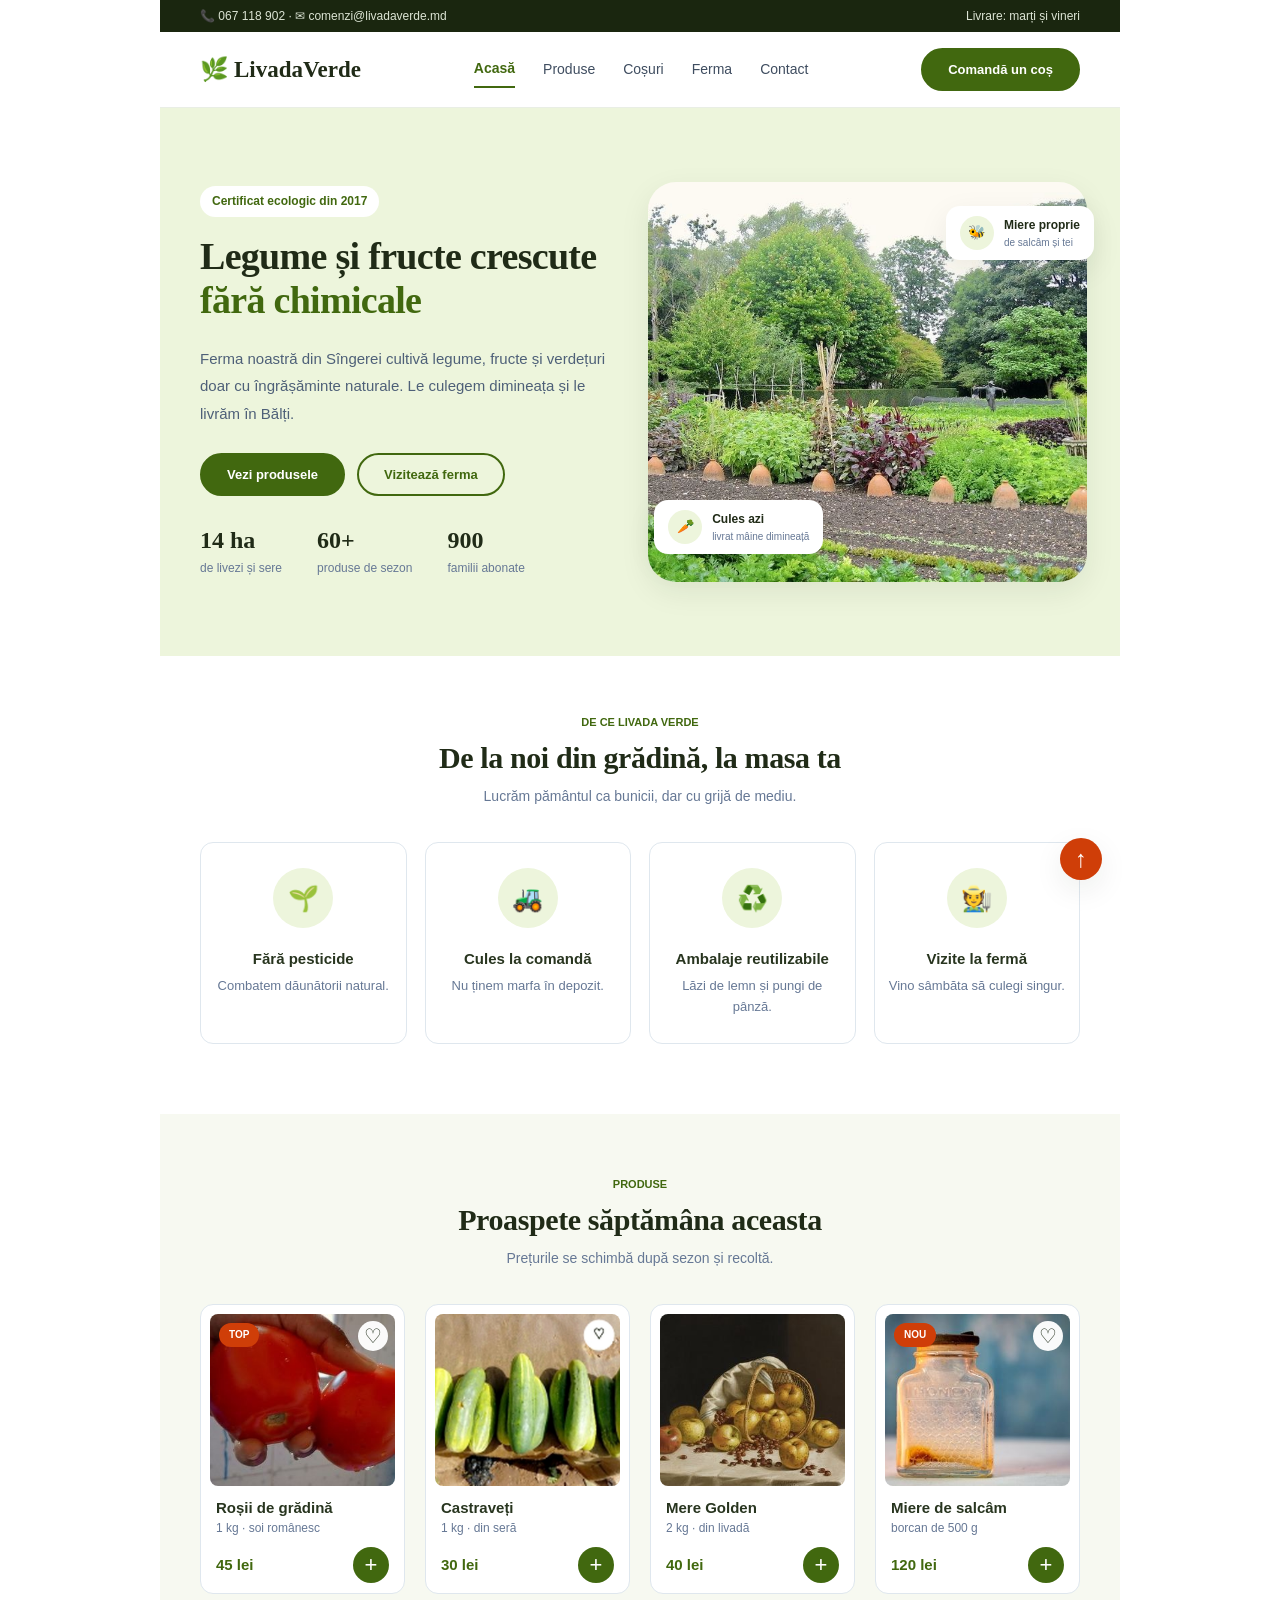
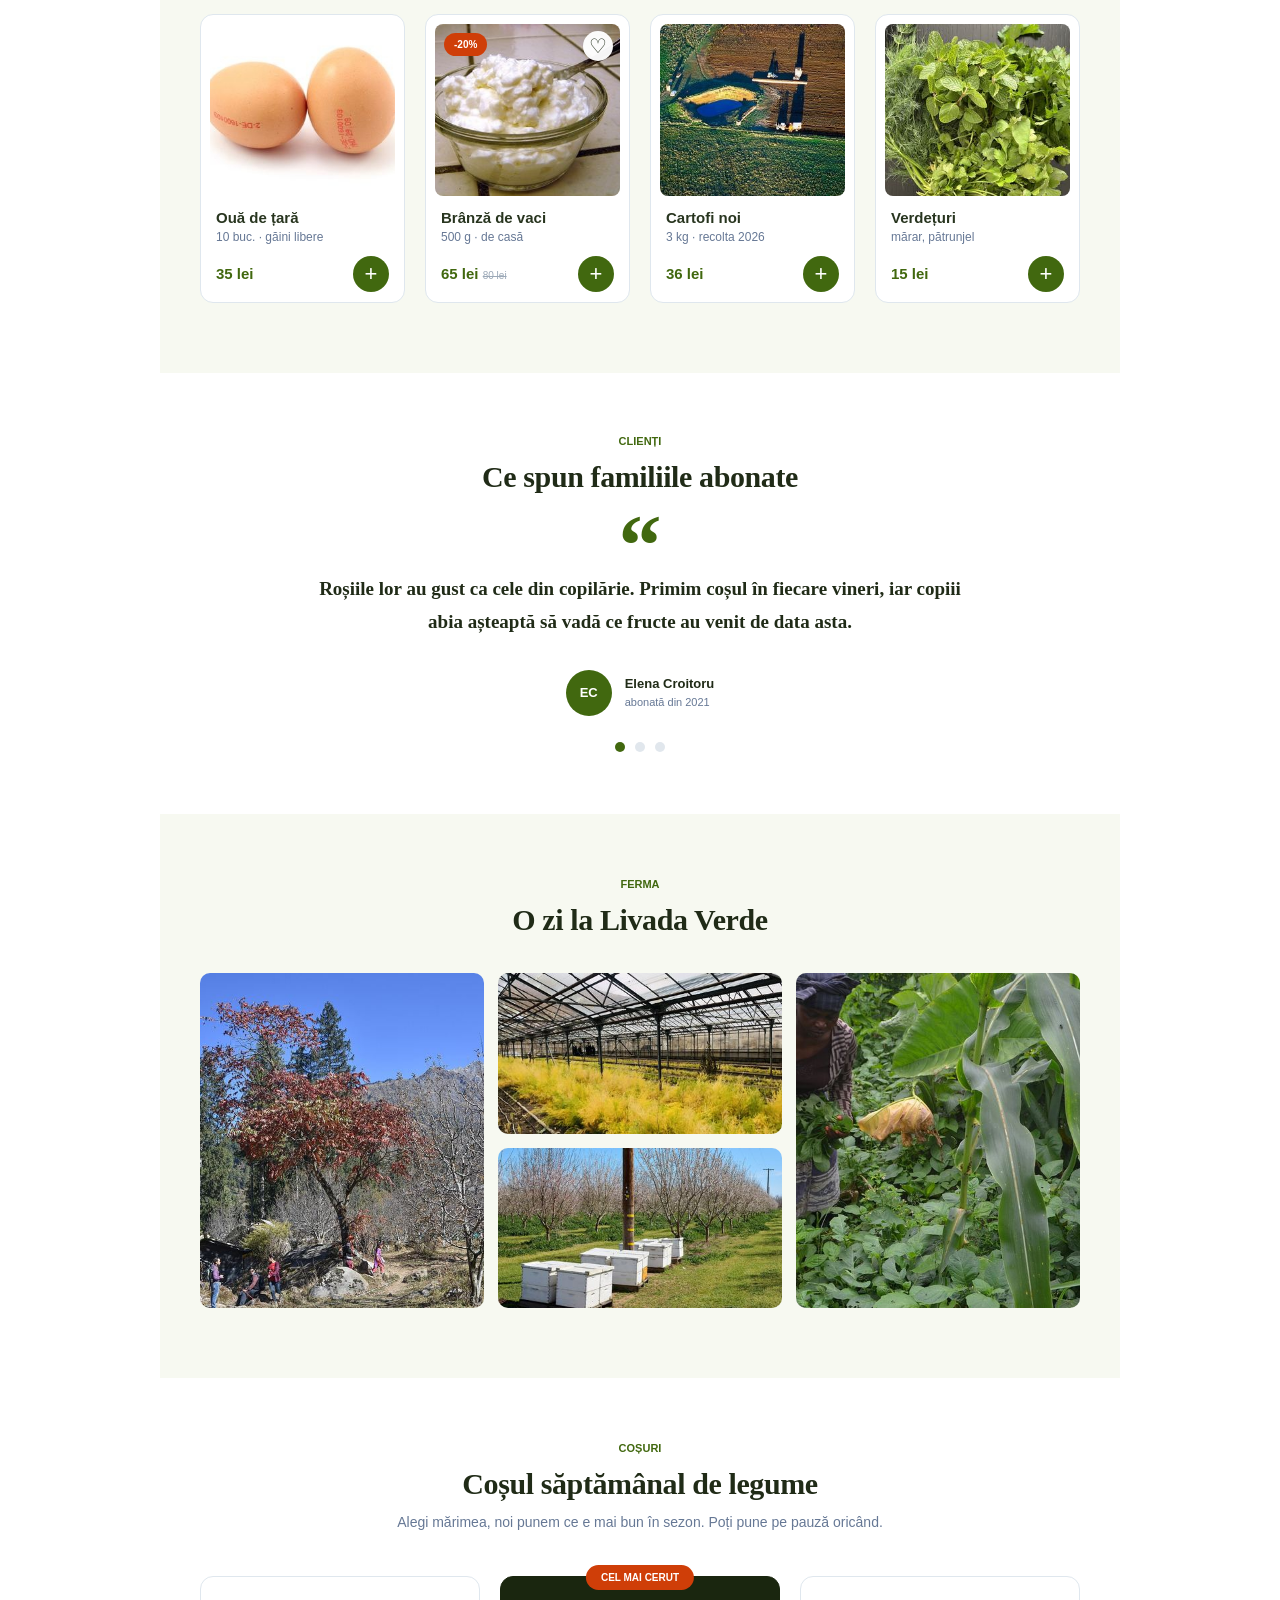
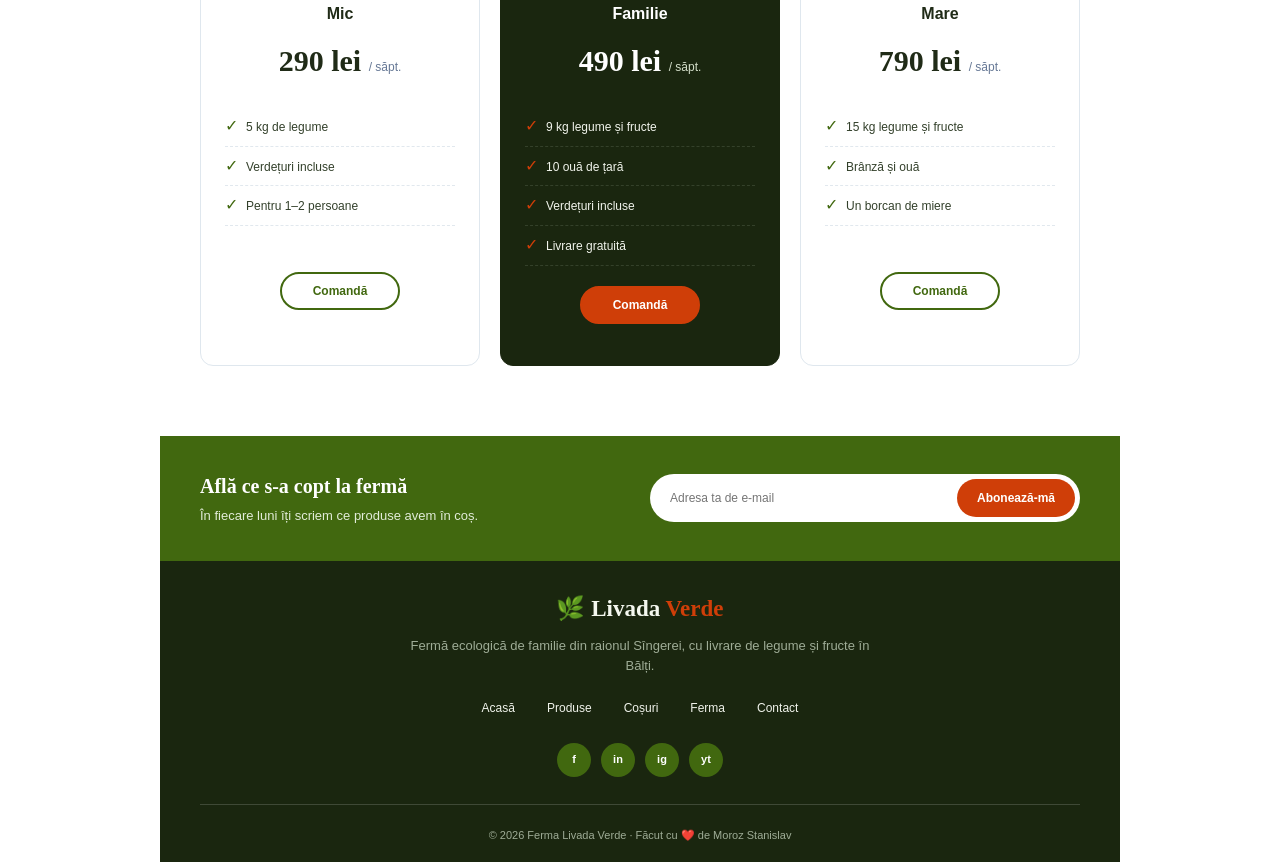
<file: pdaw-macheta-26/index.html>
<!DOCTYPE html>
<html lang="ro">
    <head>
        <meta charset="utf-8"/>
        <meta content="width=device-width, initial-scale=1.0" name="viewport"/>
        <meta content="Legume, fructe și produse de fermă proaspete, livrate în Bălți de LivadaVerde." name="description"/>
        <title>LivadaVerde — gust proaspăt din grădină</title>
        <link href="css/style.css" rel="stylesheet"/>
    </head>
    <body id="acasa">
        <div class="top-bar">
            <span>📞 067 118 902 · ✉ comenzi@livadaverde.md</span>
            <span>Livrare: marți și vineri</span>
        </div>
        <header class="site-header">
            <a class="logo" href="#acasa">
                🌿
                <span>LivadaVerde</span>
            </a>
            <nav aria-label="Navigare principală" class="main-nav">
                <a class="active" href="#acasa">Acasă</a>
                <a href="#produse">Produse</a>
                <a href="#cosuri">Coșuri</a>
                <a href="#ferma">Ferma</a>
                <a href="#contact">Contact</a>
            </nav>
            <a class="btn-primary" href="#cosuri">Comandă un coș</a>
        </header>
        <main>
            <section class="hero-section">
                <div class="hero-content">
                    <span class="badge">Certificat ecologic din 2017</span>
                    <h1>
                        Legume și fructe crescute
                        <em>fără chimicale</em>
                    </h1>
                    <p>Ferma noastră din Sîngerei cultivă legume, fructe și verdețuri doar cu îngrășăminte naturale. Le culegem dimineața și le livrăm în Bălți.</p>
                    <div class="hero-buttons">
                        <a class="btn-solid" href="#produse">Vezi produsele</a>
                        <a class="btn-outline" href="#ferma">Vizitează ferma</a>
                    </div>
                    <div class="hero-stats">
                        <div>
                            <strong>14 ha</strong>
                            <span>de livezi și sere</span>
                        </div>
                        <div>
                            <strong>60+</strong>
                            <span>produse de sezon</span>
                        </div>
                        <div>
                            <strong>900</strong>
                            <span>familii abonate</span>
                        </div>
                    </div>
                </div>
                <div class="hero-photo-wrap">
                    <img alt="Grădina verde și culturile proaspete ale fermei LivadaVerde" class="hero-photo" src="img/hero-reference.jpg"/>
                    <div class="hero-note honey-note">
                        <span class="note-icon">🐝</span>
                        <span><strong>Miere proprie</strong><small>de salcâm și tei</small></span>
                    </div>
                    <div class="hero-note harvest-note">
                        <span class="note-icon">🥕</span>
                        <span><strong>Cules azi</strong><small>livrat mâine dimineață</small></span>
                    </div>
                </div>
            </section>
            <section class="advantages-section section-pad">
                <p class="eyebrow">DE CE LIVADA VERDE</p>
                <h2>De la noi din grădină, la masa ta</h2>
                <p class="section-subtitle">Lucrăm pământul ca bunicii, dar cu grijă de mediu.</p>
                <div class="advantages-grid">
                    <article class="advantage-card">
                        <span class="icon">🌱</span>
                        <h3>Fără pesticide</h3>
                        <p>Combatem dăunătorii natural.</p>
                    </article>
                    <article class="advantage-card">
                        <span class="icon">🚜</span>
                        <h3>Cules la comandă</h3>
                        <p>Nu ținem marfa în depozit.</p>
                    </article>
                    <article class="advantage-card">
                        <span class="icon">♻️</span>
                        <h3>Ambalaje reutilizabile</h3>
                        <p>Lăzi de lemn și pungi de pânză.</p>
                    </article>
                    <article class="advantage-card">
                        <span class="icon">🧑‍🌾</span>
                        <h3>Vizite la fermă</h3>
                        <p>Vino sâmbăta să culegi singur.</p>
                    </article>
                </div>
            </section>
            <section class="products-section section-pad" id="produse">
                <p class="eyebrow">PRODUSE</p>
                <h2>Proaspete săptămâna aceasta</h2>
                <p class="section-subtitle">Prețurile se schimbă după sezon și recoltă.</p>
                <div class="products-grid">
                    <article class="product-card">
                        <span class="product-badge">TOP</span>
                        <span aria-hidden="true" class="wishlist-btn">♡</span>
                        <img alt="Roșii de grădină proaspete" src="img/produs1.jpg"/>
                        <h3>Roșii de grădină</h3>
                        <p class="product-info">1 kg · soi românesc</p>
                        <div class="product-footer">
                            <strong class="price">45 lei</strong>
                            <a aria-label="Întreabă despre roșii" class="add-btn" href="#contact">+</a>
                        </div>
                    </article>
                    <article class="product-card">
                        <img alt="Castraveți proaspeți" src="img/produs2.jpg"/>
                        <h3>Castraveți</h3>
                        <p class="product-info">1 kg · din seră</p>
                        <div class="product-footer">
                            <strong class="price">30 lei</strong>
                            <a aria-label="Întreabă despre castraveți" class="add-btn" href="#contact">+</a>
                        </div>
                    </article>
                    <article class="product-card">
                        <img alt="Mere Golden din livadă" src="img/produs3.jpg"/>
                        <h3>Mere Golden</h3>
                        <p class="product-info">2 kg · din livadă</p>
                        <div class="product-footer">
                            <strong class="price">40 lei</strong>
                            <a aria-label="Întreabă despre mere" class="add-btn" href="#contact">+</a>
                        </div>
                    </article>
                    <article class="product-card">
                        <span class="product-badge">NOU</span>
                        <span aria-hidden="true" class="wishlist-btn">♡</span>
                        <img alt="Miere de salcâm în borcan" src="img/produs4.jpg"/>
                        <h3>Miere de salcâm</h3>
                        <p class="product-info">borcan de 500 g</p>
                        <div class="product-footer">
                            <strong class="price">120 lei</strong>
                            <a aria-label="Întreabă despre miere" class="add-btn" href="#contact">+</a>
                        </div>
                    </article>
                    <article class="product-card">
                        <img alt="Ouă de țară" src="img/produs5.jpg"/>
                        <h3>Ouă de țară</h3>
                        <p class="product-info">10 buc. · găini libere</p>
                        <div class="product-footer">
                            <strong class="price">35 lei</strong>
                            <a aria-label="Întreabă despre ouă" class="add-btn" href="#contact">+</a>
                        </div>
                    </article>
                    <article class="product-card">
                        <span class="product-badge sale">-20%</span>
                        <span aria-hidden="true" class="wishlist-btn">♡</span>
                        <img alt="Brânză de vaci de casă" src="img/produs6.jpg"/>
                        <h3>Brânză de vaci</h3>
                        <p class="product-info">500 g · de casă</p>
                        <div class="product-footer">
                            <strong class="price">
                                65 lei
                                <del>80 lei</del>
                            </strong>
                            <a aria-label="Întreabă despre brânză" class="add-btn" href="#contact">+</a>
                        </div>
                    </article>
                    <article class="product-card">
                        <img alt="Cartofi noi" src="img/produs7.jpg"/>
                        <h3>Cartofi noi</h3>
                        <p class="product-info">3 kg · recolta 2026</p>
                        <div class="product-footer">
                            <strong class="price">36 lei</strong>
                            <a aria-label="Întreabă despre cartofi" class="add-btn" href="#contact">+</a>
                        </div>
                    </article>
                    <article class="product-card">
                        <img alt="Verdețuri proaspete" src="img/produs8.jpg"/>
                        <h3>Verdețuri</h3>
                        <p class="product-info">mărar, pătrunjel</p>
                        <div class="product-footer">
                            <strong class="price">15 lei</strong>
                            <a aria-label="Întreabă despre verdețuri" class="add-btn" href="#contact">+</a>
                        </div>
                    </article>
                </div>
            </section>
            <section class="reviews-section section-pad">
                <p class="eyebrow">CLIENȚI</p>
                <h2>Ce spun familiile abonate</h2>
                <div class="quote-mark">“</div>
                <blockquote>Roșiile lor au gust ca cele din copilărie. Primim coșul în fiecare vineri, iar copiii abia așteaptă să vadă ce fructe au venit de data asta.</blockquote>
                <div class="reviewer">
                    <span class="avatar">EC</span>
                    <span>
                        <strong>Elena Croitoru</strong>
                        <small>abonată din 2021</small>
                    </span>
                </div>
                <div aria-hidden="true" class="review-dots">
                    <span></span>
                </div>
            </section>
            <section class="gallery-section section-pad" id="ferma">
                <p class="eyebrow">FERMA</p>
                <h2>O zi la Livada Verde</h2>
                <div class="gallery-grid">
                    <img alt="Pomii din livadă într-o zi senină" class="gallery-tall" src="img/ferma-tree.jpg"/>
                    <div class="gallery-stack">
                        <img alt="Interiorul serei fermei" src="img/ferma-sera.jpg"/>
                        <img alt="Stupi în livadă și grădină" src="img/ferma-stupi.jpg"/>
                    </div>
                    <img alt="Îngrijirea culturilor verzi la fermă" class="gallery-tall" src="img/ferma-culturi.jpg"/>
                </div>
            </section>
            <section class="offer-section section-pad" id="cosuri">
                <p class="eyebrow">COȘURI</p>
                <h2>Coșul săptămânal de legume</h2>
                <p class="section-subtitle">Alegi mărimea, noi punem ce e mai bun în sezon. Poți pune pe pauză oricând.</p>
                <div class="pricing-grid">
                    <article class="price-card">
                        <h3>Mic</h3>
                        <p class="price-value">
                            290 lei
                            <span>/ săpt.</span>
                        </p>
                        <ul>
                            <li>5 kg de legume</li>
                            <li>Verdețuri incluse</li>
                            <li>Pentru 1–2 persoane</li>
                        </ul>
                        <a class="btn-outline" href="#contact">Comandă</a>
                    </article>
                    <article class="price-card popular">
                        <span class="popular-tag">CEL MAI CERUT</span>
                        <h3>Familie</h3>
                        <p class="price-value">
                            490 lei
                            <span>/ săpt.</span>
                        </p>
                        <ul>
                            <li>9 kg legume și fructe</li>
                            <li>10 ouă de țară</li>
                            <li>Verdețuri incluse</li>
                            <li>Livrare gratuită</li>
                        </ul>
                        <a class="btn-solid" href="#contact">Comandă</a>
                    </article>
                    <article class="price-card">
                        <h3>Mare</h3>
                        <p class="price-value">
                            790 lei
                            <span>/ săpt.</span>
                        </p>
                        <ul>
                            <li>15 kg legume și fructe</li>
                            <li>Brânză și ouă</li>
                            <li>Un borcan de miere</li>
                        </ul>
                        <a class="btn-outline" href="#contact">Comandă</a>
                    </article>
                </div>
            </section>
            <section class="subscribe-section">
                <div>
                    <h3>Află ce s-a copt la fermă</h3>
                    <p>În fiecare luni îți scriem ce produse avem în coș.</p>
                </div>
                <form action="mailto:comenzi@livadaverde.md" class="subscribe-form" enctype="text/plain" method="post">
                    <label class="visually-hidden" for="email">Adresa ta de e-mail</label>
                    <input id="email" name="email" placeholder="Adresa ta de e-mail" required="" type="email"/>
                    <button type="submit">Abonează-mă</button>
                </form>
            </section>
        </main>
        <a class="back-to-top" href="#acasa" aria-label="Înapoi sus">↑</a>
        <footer class="site-footer" id="contact">
            <a class="footer-logo" href="#acasa">
                🌿 Livada
                <span>Verde</span>
            </a>
            <p class="footer-description">
                Fermă ecologică de familie din raionul Sîngerei, cu livrare de legume și fructe în
                <br/>
                Bălți.
            </p>
            <nav aria-label="Navigare subsol" class="footer-nav">
                <a href="#acasa">Acasă</a>
                <a href="#produse">Produse</a>
                <a href="#cosuri">Coșuri</a>
                <a href="#ferma">Ferma</a>
                <a href="#contact">Contact</a>
            </nav>
            <div class="social-links">
                <a aria-label="Facebook" href="#contact">f</a>
                <a aria-label="LinkedIn" href="#contact">in</a>
                <a aria-label="Instagram" href="#contact">ig</a>
                <a aria-label="YouTube" href="#contact">yt</a>
            </div>
            <div class="footer-bottom">© 2026 Ferma Livada Verde · Făcut cu ❤️ de Moroz Stanislav</div>
        </footer>
    </body>
</html>
</file>
<file: pdaw-macheta-26/css/style.css>
:root {
    --green: #41680f;
    --green-dark: #1a260f;
    --green-deep: #17240e;
    --green-light: #edf5dc;
    --cream: #f7f9f1;
    --ink: #202b17;
    --muted: #667895;
    --line: #dfe7ee;
    --orange: #cf3e08;
    --shadow: 0 10px 30px rgba(27, 43, 16, .08);
}

* {
    box-sizing: border-box;
    margin: 0;
    padding: 0;
}

html {
    scroll-behavior: smooth;
    scroll-padding-top: 78px;
}

body {
    max-width: 960px;
    margin: 0 auto;
    overflow-x: hidden;
    background: #fff;
    color: var(--ink);
    font-family: Arial, Helvetica, sans-serif;
    font-size: 14px;
    line-height: 1.55;
}

img {
    display: block;
    max-width: 100%;
}

a {
    color: inherit;
    text-decoration: none;
}

.top-bar {
    position: sticky;
    top: 0;
    z-index: 30;
    min-height: 32px;
    padding: 5px 40px;
    display: flex;
    align-items: center;
    justify-content: space-between;
    gap: 12px;
    background: var(--green-dark);
    color: #dce4d4;
    font-size: 12px;
}

.site-header {
    position: sticky;
    top: 32px;
    z-index: 25;
    min-height: 76px;
    padding: 13px 40px;
    display: flex;
    align-items: center;
    justify-content: space-between;
    gap: 20px;
    background: #fff;
    border-bottom: 1px solid #e9eee5;
}

.logo {
    display: inline-flex;
    align-items: center;
    gap: 5px;
    color: var(--green);
    font-family: Georgia, 'Times New Roman', serif;
    font-size: 23px;
    font-weight: 800;
    white-space: nowrap;
}

.logo span {
    color: var(--ink);
}

.main-nav {
    display: flex;
    align-items: center;
    justify-content: center;
    gap: 28px;
}

.main-nav a {
    padding: 7px 0;
    color: #3f4d60;
    font-size: 14px;
}

.main-nav a:hover, .main-nav a.active {
    color: var(--green);
}

.main-nav a.active {
    border-bottom: 2px solid var(--green);
    font-weight: 700;
}

.btn-primary, .btn-solid, .btn-outline {
    display: inline-flex;
    align-items: center;
    justify-content: center;
    padding: 12px 25px;
    border: 2px solid var(--green);
    border-radius: 24px;
    font-size: 13px;
    font-weight: 700;
    line-height: 1.2;
    text-align: center;
    transition: background .2s ease, color .2s ease;
}

.btn-primary, .btn-solid {
    background: var(--green);
    color: #fff;
}

.btn-primary:hover, .btn-solid:hover {
    background: var(--green-dark);
    border-color: var(--green-dark);
}

.btn-outline {
    background: transparent;
    color: var(--green);
}

.btn-outline:hover {
    background: var(--green-light);
}

.hero-section {
    position: relative;
    display: grid;
    grid-template-columns: 1.05fr .95fr;
    align-items: center;
    gap: 34px;
    min-height: 548px;
    padding: 56px 40px;
    background: var(--green-light);
}

.hero-content {
    min-width: 0;
}

.badge {
    display: inline-block;
    margin-bottom: 17px;
    padding: 6px 12px;
    border-radius: 20px;
    background: #fff;
    color: var(--green);
    font-size: 12px;
    font-weight: 700;
}

.hero-content h1 {
    max-width: 445px;
    margin-bottom: 22px;
    color: #202b17;
    font-family: Georgia, 'Times New Roman', serif;
    font-size: 38px;
    font-weight: 700;
    letter-spacing: -.7px;
    line-height: 1.17;
}

.hero-content h1 em {
    color: var(--green);
    font-style: normal;
}

.hero-content p {
    max-width: 415px;
    margin-bottom: 25px;
    color: #4e6078;
    font-size: 15px;
    line-height: 1.85;
}

.hero-buttons {
    display: flex;
    flex-wrap: wrap;
    gap: 12px;
}

.hero-photo-wrap {
    position: relative;
    min-width: 0;
}

.hero-photo {
    width: 439px;
    max-width: none;
    height: 400px;
    margin-left: -30px;
    border-radius: 28px;
    object-fit: fill;
    box-shadow: var(--shadow);
}

.hero-note {
    position: absolute;
    display: flex;
    align-items: center;
    gap: 10px;
    padding: 10px 14px;
    border-radius: 14px;
    background: #fff;
    box-shadow: var(--shadow);
}

.hero-note strong, .hero-note small {
    display: block;
}

.hero-note strong {
    font-size: 12px;
}

.hero-note small {
    color: var(--muted);
    font-size: 10px;
}

.note-icon {
    display: grid;
    width: 34px;
    height: 34px;
    place-items: center;
    border-radius: 50%;
    background: var(--green-light);
}

.honey-note {
    top: 24px;
    right: -14px;
}

.harvest-note {
    bottom: 28px;
    left: -24px;
}

.hero-stats {
    display: flex;
    gap: 35px;
    margin-top: 30px;
}

.hero-stats div {
    display: flex;
    flex-direction: column;
}

.hero-stats strong {
    color: var(--ink);
    font-family: Georgia, 'Times New Roman', serif;
    font-size: 24px;
    line-height: 1.2;
}

.hero-stats span {
    margin-top: 4px;
    color: var(--muted);
    font-size: 12px;
}

.section-pad {
    padding: 62px 40px 70px;
}

.eyebrow {
    margin-bottom: 8px;
    color: var(--green);
    font-size: 11px;
    font-weight: 800;
    text-align: center;
}

h2 {
    color: #202b17;
    font-family: Georgia, 'Times New Roman', serif;
    font-size: 30px;
    letter-spacing: -.4px;
    line-height: 1.25;
    text-align: center;
}

.section-subtitle {
    margin-top: 9px;
    color: var(--muted);
    font-size: 14px;
    text-align: center;
}

.advantages-section {
    background: #fff;
    text-align: center;
    padding-top: 58px;
    padding-bottom: 70px;
}

.advantages-grid {
    display: grid;
    grid-template-columns: repeat(4, minmax(0, 1fr));
    gap: 18px;
    margin-top: 35px;
}

.advantage-card {
    min-height: 202px;
    padding: 25px 14px 22px;
    border: 1px solid var(--line);
    border-radius: 13px;
    background: #fff;
    text-align: center;
}

.advantage-card .icon {
    display: flex;
    width: 60px;
    height: 60px;
    align-items: center;
    justify-content: center;
    margin: 0 auto 19px;
    border-radius: 50%;
    background: var(--green-light);
    font-size: 25px;
}

.advantage-card h3 {
    margin-bottom: 6px;
    color: #28351f;
    font-size: 15px;
}

.advantage-card p {
    color: var(--muted);
    font-size: 13px;
    line-height: 1.55;
}

.products-section {
    background: var(--cream);
}

.products-grid {
    display: grid;
    grid-template-columns: repeat(4, minmax(0, 1fr));
    gap: 20px;
    margin-top: 35px;
}

.product-card {
    position: relative;
    min-width: 0;
    padding: 9px;
    overflow: hidden;
    border: 1px solid var(--line);
    border-radius: 13px;
    background: #fff;
}

.product-card img {
    width: 100%;
    height: 172px;
    border-radius: 8px;
    background: var(--cream);
    object-fit: cover;
}

.product-card h3 {
    margin: 12px 6px 1px;
    color: #28351f;
    font-size: 15px;
    line-height: 1.3;
}

.product-info {
    margin: 0 6px;
    color: var(--muted);
    font-size: 12px;
}

.product-badge {
    position: absolute;
    z-index: 1;
    top: 18px;
    left: 18px;
    padding: 4px 10px;
    border-radius: 16px;
    background: var(--orange);
    color: #fff;
    font-size: 10px;
    font-weight: 800;
}

.product-badge.sale {
    background: var(--orange);
}

.wishlist-btn {
    position: absolute;
    z-index: 1;
    top: 16px;
    right: 16px;
    display: flex;
    width: 30px;
    height: 30px;
    align-items: center;
    justify-content: center;
    border-radius: 50%;
    background: rgba(255,255,255,.96);
    color: #24301d;
    font-size: 20px;
    line-height: 1;
}

.product-footer {
    display: flex;
    align-items: center;
    justify-content: space-between;
    margin: 9px 6px 1px;
}

.price {
    color: var(--green);
    font-size: 15px;
    font-weight: 800;
}

.price del {
    color: #9ba8b7;
    font-size: 10px;
    font-weight: 400;
}

.add-btn {
    display: inline-flex;
    width: 36px;
    height: 36px;
    align-items: center;
    justify-content: center;
    border-radius: 50%;
    background: var(--green);
    color: #fff;
    font-size: 22px;
    font-weight: 400;
}

.reviews-section {
    background: #fff;
    text-align: center;
    padding-top: 60px;
    padding-bottom: 62px;
}

.reviews-section h2 {
    font-size: 30px;
}

.quote-mark {
    height: 70px;
    margin-top: 8px;
    color: var(--green);
    font-family: Georgia, serif;
    font-size: 86px;
    font-weight: 700;
    line-height: 1;
}

.reviews-section blockquote {
    max-width: 660px;
    margin: 0 auto 32px;
    color: #202b17;
    font-family: Georgia, 'Times New Roman', serif;
    font-size: 19px;
    font-weight: 700;
    line-height: 1.7;
}

.reviewer {
    display: flex;
    align-items: center;
    justify-content: center;
    gap: 13px;
    text-align: left;
}

.reviewer > span:last-child {
    display: flex;
    flex-direction: column;
}

.reviewer strong {
    font-size: 13px;
}

.reviewer small {
    color: var(--muted);
    font-size: 11px;
}

.avatar {
    display: flex;
    width: 46px;
    height: 46px;
    align-items: center;
    justify-content: center;
    border-radius: 50%;
    background: var(--green);
    color: #fff;
    font-size: 13px;
    font-weight: 800;
}

.review-dots {
    display: flex;
    justify-content: center;
    margin-top: 26px;
}

.review-dots span {
    width: 10px;
    height: 10px;
    border-radius: 50%;
    background: var(--green);
    box-shadow: 20px 0 #e1e7ed, 40px 0 #e1e7ed;
    transform: translateX(-20px);
}

.gallery-section {
    background: var(--cream);
}

.gallery-grid {
    display: grid;
    grid-template-columns: 1fr 1fr 1fr;
    grid-template-rows: repeat(2, minmax(0, 1fr));
    gap: 14px;
    height: 335px;
    margin-top: 35px;
}

.gallery-grid img {
    width: 100%;
    height: 100%;
    border-radius: 10px;
    object-fit: cover;
}

.gallery-tall, .gallery-stack {
    grid-row: span 2;
}

.gallery-stack {
    display: grid;
    grid-template-rows: 1fr 1fr;
    gap: 14px;
    min-height: 0;
}

.gallery-stack img {
    min-height: 0;
}

.offer-section {
    background: #fff;
    text-align: center;
}

.pricing-grid {
    display: grid;
    grid-template-columns: repeat(3, minmax(0, 1fr));
    align-items: stretch;
    gap: 20px;
    margin-top: 42px;
}

.price-card {
    position: relative;
    min-height: 390px;
    padding: 25px 24px 22px;
    border: 1px solid var(--line);
    border-radius: 13px;
    background: #fff;
    text-align: left;
}

.price-card.popular {
    border-color: var(--green-dark);
    background: var(--green-dark);
    color: #fff;
}

.price-card h3 {
    text-align: center;
    font-size: 16px;
}

.price-value {
    margin: 12px 0 22px;
    color: var(--ink);
    font-family: Georgia, 'Times New Roman', serif;
    font-size: 30px;
    font-weight: 800;
    text-align: center;
}

.price-card.popular .price-value {
    color: #fff;
}

.price-value span {
    color: var(--muted);
    font-family: Arial, sans-serif;
    font-size: 12px;
    font-weight: 400;
}

.price-card.popular .price-value span {
    color: #d4dfca;
}

.price-card ul {
    min-height: 145px;
    margin: 0 0 20px;
    list-style: none;
}

.price-card li {
    padding: 7px 0;
    border-bottom: 1px dashed #e1e8ee;
    color: #33402b;
    font-size: 12px;
}

.price-card li::before {
    content: '✓';
    margin-right: 8px;
    color: var(--green);
    font-size: 16px;
}

.price-card.popular li {
    border-bottom-color: #34412a;
    color: #f1f4ec;
}

.price-card.popular li::before {
    color: var(--orange);
}

.popular-tag {
    position: absolute;
    top: -12px;
    left: 50%;
    padding: 5px 15px;
    transform: translateX(-50%);
    border-radius: 18px;
    background: var(--orange);
    color: #fff;
    font-size: 10px;
    font-weight: 800;
    white-space: nowrap;
}

.price-card .btn-solid, .price-card .btn-outline {
    display: flex;
    width: max-content;
    min-width: 120px;
    margin: 0 auto;
    padding: 10px 20px;
    font-size: 12px;
}

.price-card.popular .btn-solid {
    border-color: var(--orange);
    background: var(--orange);
}

.subscribe-section {
    display: flex;
    align-items: center;
    justify-content: space-between;
    gap: 25px;
    padding: 35px 40px;
    background: var(--green);
    color: #fff;
}

.subscribe-section h3 {
    font-family: Georgia, 'Times New Roman', serif;
    font-size: 20px;
}

.subscribe-section p {
    margin-top: 4px;
    color: #e2ecd9;
    font-size: 13px;
}

.subscribe-form {
    display: flex;
    width: 430px;
    max-width: 55%;
    padding: 5px;
    border-radius: 30px;
    background: #fff;
    gap: 5px;
}

.subscribe-form input {
    width: 100%;
    min-width: 0;
    padding: 10px 15px;
    border: 0;
    outline: 0;
    border-radius: 24px;
    color: var(--ink);
    font: inherit;
    font-size: 12px;
}

.subscribe-form button {
    padding: 10px 20px;
    border: 0;
    border-radius: 24px;
    background: var(--orange);
    color: #fff;
    font: inherit;
    font-size: 12px;
    font-weight: 700;
    white-space: nowrap;
    cursor: pointer;
}

.site-footer {
    padding: 30px 40px 18px;
    background: var(--green-dark);
    color: #fff;
    text-align: center;
}

.footer-logo {
    display: inline-block;
    color: #f4f7ef;
    font-family: Georgia, 'Times New Roman', serif;
    font-size: 23px;
    font-weight: 800;
}

.footer-logo span {
    color: var(--orange);
}

.footer-description {
    margin: 10px auto 24px;
    color: #9eac96;
    font-size: 13px;
    line-height: 1.5;
}

.footer-nav {
    display: flex;
    justify-content: center;
    flex-wrap: wrap;
    gap: 32px;
    margin-bottom: 25px;
}

.footer-nav a {
    color: #f0f3eb;
    font-size: 12px;
}

.footer-nav a:hover {
    color: #cce5a5;
}

.social-links {
    display: flex;
    justify-content: center;
    gap: 10px;
    margin-bottom: 27px;
}

.social-links a {
    display: flex;
    width: 34px;
    height: 34px;
    align-items: center;
    justify-content: center;
    border-radius: 50%;
    background: var(--green);
    color: #fff;
    font-size: 11px;
    font-weight: 700;
}

.footer-bottom {
    padding-top: 22px;
    border-top: 1px solid rgba(255,255,255,.16);
    color: #9eac96;
    font-size: 11px;
}

.back-to-top {
    position: fixed;
    right: max(18px, calc((100vw - 960px) / 2 + 18px));
    bottom: 20px;
    z-index: 20;
    display: grid;
    width: 42px;
    height: 42px;
    place-items: center;
    border-radius: 50%;
    background: var(--orange);
    color: #fff;
    font-size: 24px;
    box-shadow: var(--shadow);
    transition: transform .2s ease, background .2s ease;
}

.back-to-top:hover {
    transform: translateY(-3px);
    background: var(--green-dark);
}

.visually-hidden {
    position: absolute;
    width: 1px;
    height: 1px;
    padding: 0;
    margin: -1px;
    overflow: hidden;
    clip: rect(0, 0, 0, 0);
    white-space: nowrap;
    border: 0;
}

@media (max-width: 760px) {

    .top-bar {
        padding: 6px 18px;
        font-size: 10px;
    }

    .site-header {
        padding: 14px 18px;
        flex-wrap: wrap;
        gap: 12px;
    }

    .logo {
        font-size: 20px;
    }

    .main-nav {
        order: 3;
        width: 100%;
        justify-content: space-between;
        gap: 10px;
    }

    .main-nav a {
        font-size: 12px;
    }

    .btn-primary {
        padding: 10px 14px;
        font-size: 11px;
    }

    .hero-section {
        grid-template-columns: 1fr;
        gap: 28px;
        padding: 40px 24px;
    }

    .hero-content h1 {
        font-size: clamp(32px, 8vw, 42px);
    }

    .hero-content p {
        font-size: 14px;
    }

    .hero-photo {
        width: 100%;
        max-width: 100%;
        height: 310px;
        margin-left: 0;
        object-fit: cover;
    }

    .hero-stats {
        justify-content: space-between;
        gap: 12px;
    }

    .hero-stats strong {
        font-size: 21px;
    }

    .section-pad {
        padding: 48px 22px 52px;
    }

    h2 {
        font-size: 26px;
    }

    .advantages-grid {
        grid-template-columns: repeat(2, minmax(0, 1fr));
        gap: 12px;
    }

    .advantage-card {
        min-height: 180px;
        padding: 20px 10px;
    }

    .products-grid {
        grid-template-columns: repeat(2, minmax(0, 1fr));
        gap: 12px;
    }

    .product-card img {
        height: clamp(125px, 36vw, 190px);
    }

    .gallery-grid {
        height: auto;
        grid-template-columns: 1fr 1fr;
        gap: 10px;
    }

    .gallery-grid .gallery-tall {
        height: 270px;
    }

    .gallery-stack {
        gap: 10px;
    }

    .gallery-stack img {
        height: 130px;
    }

    .gallery-grid .gallery-tall:last-child {
        grid-column: 1 / -1;
        height: 230px;
    }

    .pricing-grid {
        grid-template-columns: 1fr;
        gap: 22px;
    }

    .price-card {
        min-height: auto;
        padding: 24px;
    }

    .price-card ul {
        min-height: auto;
    }

    .subscribe-section {
        align-items: stretch;
        flex-direction: column;
        padding: 28px 22px;
    }

    .subscribe-form {
        width: 100%;
        max-width: 100%;
    }

    .footer-nav {
        gap: 18px;
    }

    .footer-description br {
        display: none;
    }

}

@media (max-width: 390px) {

    .top-bar span:first-child {
        max-width: 65%;
    }

    .top-bar span:last-child {
        text-align: right;
    }

    .main-nav {
        gap: 7px;
    }

    .main-nav a {
        font-size: 11px;
    }

    .hero-buttons {
        align-items: stretch;
        flex-direction: column;
    }

    .hero-buttons a {
        width: 100%;
    }

    .product-card h3 {
        font-size: 13px;
    }

    .price {
        font-size: 13px;
    }

    .subscribe-form button {
        padding: 10px 12px;
    }

}

/* Efecte hover pentru toate butoanele */ .btn-primary, .btn-solid, .btn-outline, .add-btn, .subscribe-form button, button {
    cursor: pointer;
    transition: background-color .2s ease, color .2s ease, border-color .2s ease, transform .2s ease, box-shadow .2s ease;
}

.btn-primary:hover, .btn-solid:hover, .btn-outline:hover, .add-btn:hover, .subscribe-form button:hover, button:hover {
    transform: translateY(-2px);
    box-shadow: 0 5px 12px rgba(31, 52, 20, .18);
}

.add-btn:hover {
    background: var(--orange);
    color: #fff;
}

.subscribe-form button:hover, .price-card.popular .btn-solid:hover {
    background: #b93608;
    border-color: #b93608;
}

.btn-outline:hover {
    color: var(--green-dark);
    border-color: var(--green-dark);
}

button:focus-visible, a.btn-primary:focus-visible, a.btn-solid:focus-visible, a.btn-outline:focus-visible, a.add-btn:focus-visible {
    outline: 3px solid #e99b65;
    outline-offset: 3px;
}
</file>
